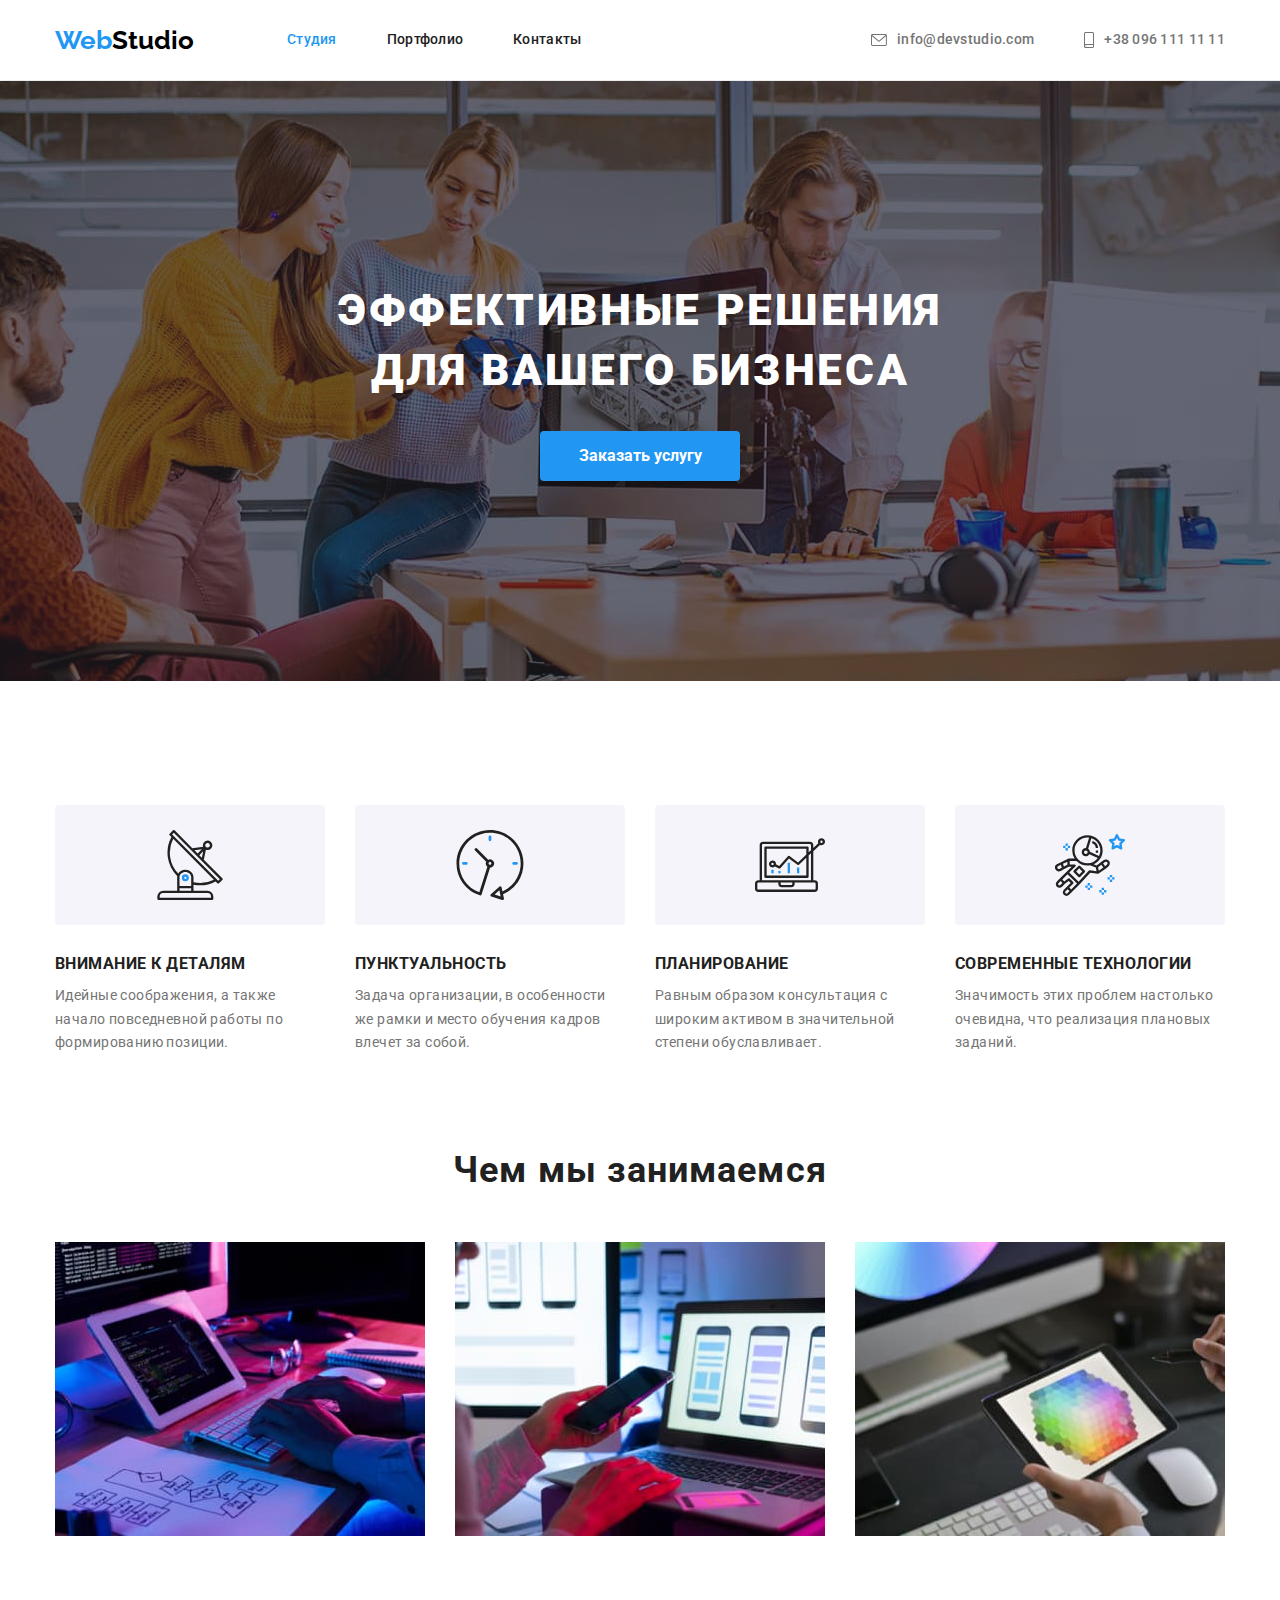
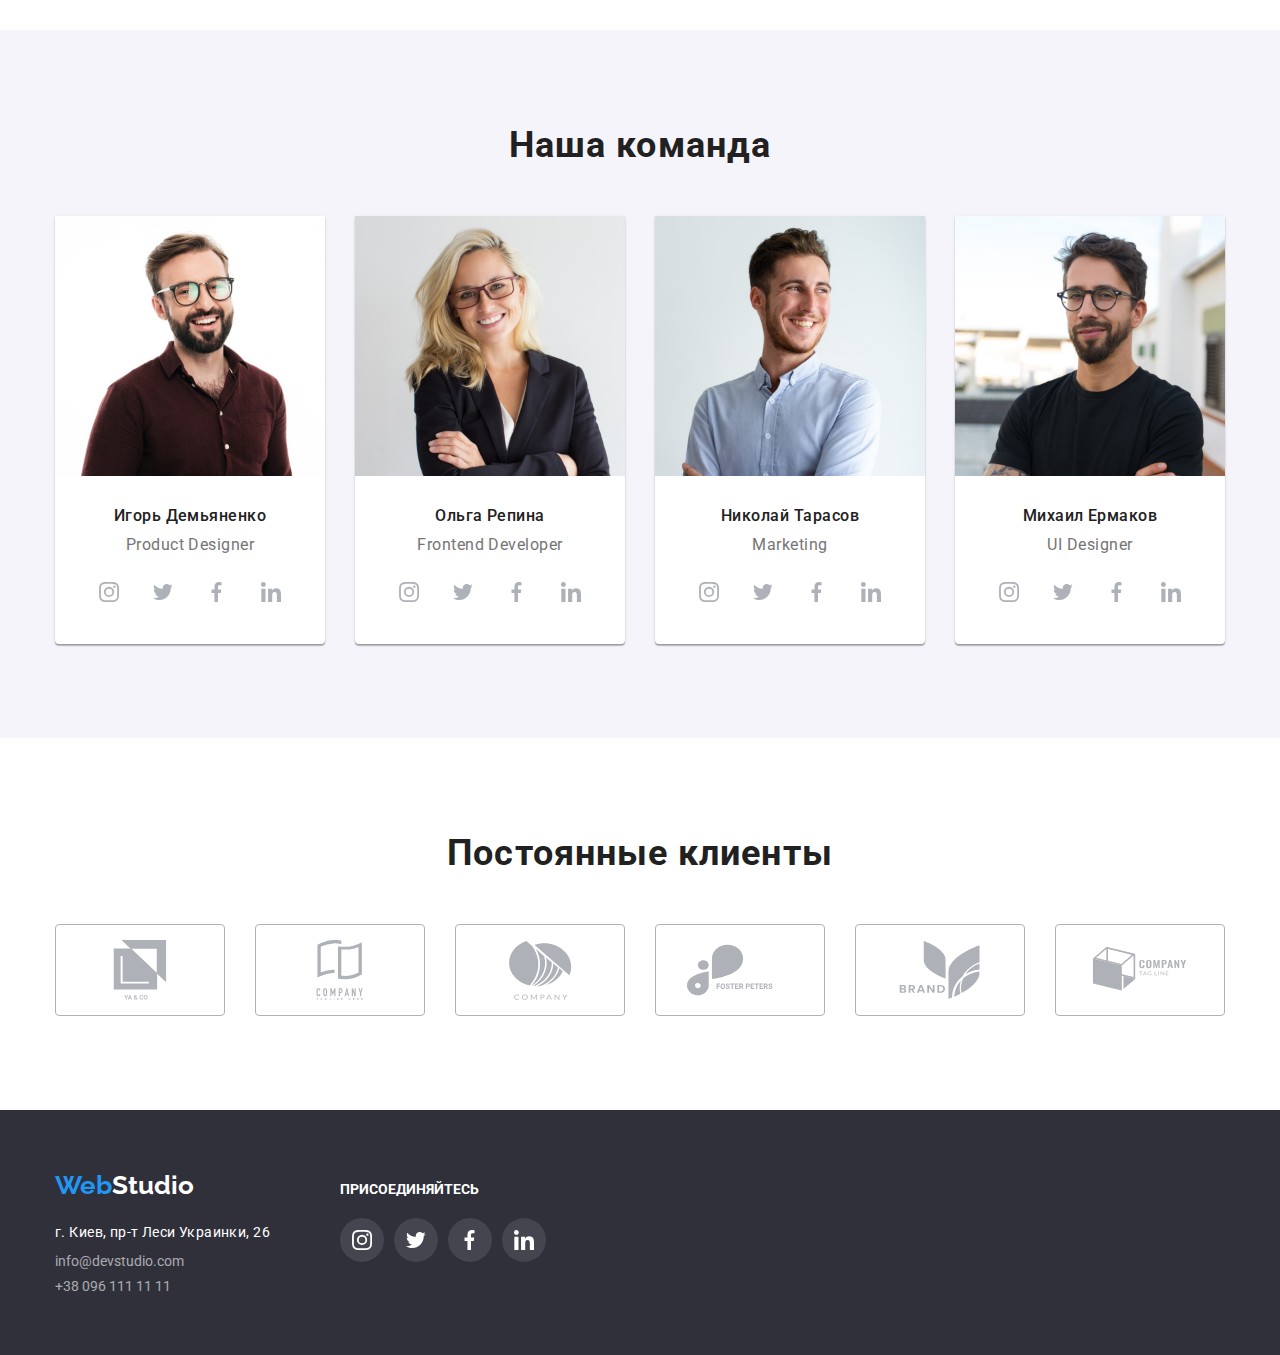
<file: index.html>
<!DOCTYPE html>
<html lang="ru">
  <head>
    <link
      rel="stylesheet"
      href="https://cdn.jsdelivr.net/npm/modern-normalize@1.1.0/modern-normalize.css"
    />
    <link rel="preconnect" href="https://fonts.googleapis.com" />
    <link rel="preconnect" href="https://fonts.gstatic.com" crossorigin />
    <link
      href="https://fonts.googleapis.com/css2?family=Raleway:wght@700&family=Roboto:wght@400;500;700;900&display=swap"
      rel="stylesheet"
    />
    <meta charset="UTF-8" />
    <meta http-equiv="X-UA-Compatible" content="IE=edge" />
    <meta name="viewport" content="width=device-width, initial-scale=1.0" />
    <title>Студия</title>
    <link rel="stylesheet" href="./css/style.css" />
  </head>
  <body>
    <!--Шапка-->
    <header class="header-page">
      <div class="container main-nav">
        <a class="logo" href="./index.html"
          >Web<span class="logo-black">Studio</span></a
        >
        <nav class="nav">
          <ul class="site-nav">
            <li class="item">
              <a class="site-nav-link current" href="./index.html">Студия</a>
            </li>
            <li class="item">
              <a class="site-nav-link" href="./portfolio.html">Портфолио</a>
            </li>
            <li class="item"><a class="site-nav-link" href="">Контакты</a></li>
          </ul>
        </nav>
        <ul class="header-contacts">
          <li class="header-contacts-item">
            <a class="header-contacts-link" href="maito:info@devstudio.com"
              ><svg class="icon-mail" width="16" height="12">
                <use href="./image/icon.svg#icon-mail"></use>
              </svg>
              info@devstudio.com
            </a>
          </li>
          <li class="header-contacts-item">
            <a class="header-contacts-link" href="tel:+380961111111">
              <svg class="icon-smartphone" width="10" height="16">
                <use href="./image/icon.svg#icon-smartphone"></use>
              </svg>
              +38 096 111 11 11
            </a>
          </li>
        </ul>
      </div>
    </header>
    <!--Main-->
    <main>
      <!--Заказ услуг-->
      <section class="order">
        <div class="container">
          <h1 class="hero-title">Эффективные решения для вашего бизнеса</h1>
          <button class="order-btn" type="button">Заказать услугу</button>
        </div>
      </section>
      <!--наше преимущество-->
      <section class="section">
        <div class="container">
          <h2 class="visually-hidden">наше преимущество</h2>
          <ul class="features">
            <li class="features-item">
              <div class="features-icon">
                <svg width="70" height="70">
                  <use href="./image/icon.svg#icon-features1"></use>
                </svg>
              </div>
              <h3 class="features-title">Внимание к деталям</h3>
              <p class="description">
                Идейные соображения, а также начало повседневной работы по
                формированию позиции.
              </p>
            </li>
            <li class="features-item">
              <div class="features-icon">
                <svg width="70" height="70">
                  <use href="./image/icon.svg#icon-features2"></use>
                </svg>
              </div>
              <h3 class="features-title">Пунктуальность</h3>
              <p class="description">
                Задача организации, в особенности же рамки и место обучения
                кадров влечет за собой.
              </p>
            </li>
            <li class="features-item">
              <div class="features-icon">
                <svg width="70" height="70">
                  <use href="./image/icon.svg#icon-features3"></use>
                </svg>
              </div>
              <h3 class="features-title">Планирование</h3>
              <p class="description">
                Равным образом консультация с широким активом в значительной
                степени обуславливает.
              </p>
            </li>
            <li class="features-item">
              <div class="features-icon">
                <svg width="70" height="70">
                  <use href="./image/icon.svg#icon-features4"></use>
                </svg>
              </div>
              <h3 class="features-title">Современные технологии</h3>
              <p class="description">
                Значимость этих проблем настолько очевидна, что реализация
                плановых заданий.
              </p>
            </li>
          </ul>
        </div>
      </section>
      <!--Чем мы занимаемся-->
      <section class="section work-section">
        <div class="container">
          <h2 class="section-title">Чем мы занимаемся</h2>
          <ul class="work">
            <li class="work-item">
              <img
                src="./image/box1.jpg"
                alt="Ноутбук"
                width="370"
                height="294"
              />
            </li>
            <li class="work-item">
              <img
                src="./image/box2.jpg"
                alt="Телефон"
                width="370"
                height="294"
              />
            </li>
            <li class="work-item">
              <img
                src="./image/box3.jpg"
                alt="Планшет"
                width="370"
                height="294"
              />
            </li>
          </ul>
        </div>
      </section>
      <!--Наша команда-->
      <section class="section section-team">
        <div class="container">
          <h2 class="section-title">Наша команда</h2>
          <ul class="team">
            <li class="team-item">
              <img
                src="./image/igor.jpg"
                alt="Игорь Демьяненко"
                width="270"
                height="260"
              />
              <div class="team-container">
                <h3 class="team-title">Игорь Демьяненко</h3>
                <p class="team-profession">Product Designer</p>
                <ul class="icon-list">
                  <li class="icon-item">
                    <a class="icon-link" href="">
                      <svg class="icon" width="20" height="20">
                        <use href="./image/icon.svg#icon-instagram"></use>
                      </svg>
                    </a>
                  </li>
                  <li class="icon-item">
                    <a class="icon-link" href="">
                      <svg class="icon" width="20" height="20">
                        <use href="./image/icon.svg#icon-twiter"></use>
                      </svg>
                    </a>
                  </li>
                  <li class="icon-item">
                    <a class="icon-link" href="">
                      <svg class="icon" width="20" height="20">
                        <use href="./image/icon.svg#icon-facebook"></use>
                      </svg>
                    </a>
                  </li>
                  <li class="icon-item">
                    <a class="icon-link" href="">
                      <svg class="icon" width="20" height="20">
                        <use href="./image/icon.svg#icon-linkedin"></use>
                      </svg>
                    </a>
                  </li>
                </ul>
              </div>
            </li>
            <li class="team-item">
              <img
                src="./image/olga.jpg"
                alt="Ольга Репина"
                width="270"
                height="260"
              />
              <div class="team-container">
                <h3 class="team-title">Ольга Репина</h3>
                <p class="team-profession">Frontend Developer</p>
                <ul class="icon-list">
                  <li class="icon-item">
                    <a class="icon-link" href="">
                      <svg class="icon" width="20" height="20">
                        <use href="./image/icon.svg#icon-instagram"></use>
                      </svg>
                    </a>
                  </li>
                  <li class="icon-item">
                    <a class="icon-link" href="">
                      <svg class="icon" width="20" height="20">
                        <use href="./image/icon.svg#icon-twiter"></use>
                      </svg>
                    </a>
                  </li>
                  <li class="icon-item">
                    <a class="icon-link" href="">
                      <svg class="icon" width="20" height="20">
                        <use href="./image/icon.svg#icon-facebook"></use>
                      </svg>
                    </a>
                  </li>
                  <li class="icon-item">
                    <a class="icon-link" href="">
                      <svg class="icon" width="20" height="20">
                        <use href="./image/icon.svg#icon-linkedin"></use>
                      </svg>
                    </a>
                  </li>
                </ul>
              </div>
            </li>
            <li class="team-item">
              <img
                src="./image/nikolaj.jpg"
                alt="Николай Тарасов"
                width="270"
                height="260"
              />
              <div class="team-container">
                <h3 class="team-title">Николай Тарасов</h3>
                <p class="team-profession">Marketing</p>
                <ul class="icon-list">
                  <li class="icon-item">
                    <a class="icon-link" href="">
                      <svg class="icon" width="20" height="20">
                        <use href="./image/icon.svg#icon-instagram"></use>
                      </svg>
                    </a>
                  </li>
                  <li class="icon-item">
                    <a class="icon-link" href="">
                      <svg class="icon" width="20" height="20">
                        <use href="./image/icon.svg#icon-twiter"></use>
                      </svg>
                    </a>
                  </li>
                  <li class="icon-item">
                    <a class="icon-link" href="">
                      <svg class="icon" width="20" height="20">
                        <use href="./image/icon.svg#icon-facebook"></use>
                      </svg>
                    </a>
                  </li>
                  <li class="icon-item">
                    <a class="icon-link" href="">
                      <svg class="icon" width="20" height="20">
                        <use href="./image/icon.svg#icon-linkedin"></use>
                      </svg>
                    </a>
                  </li>
                </ul>
              </div>
            </li>
            <li class="team-item">
              <img
                src="./image/misha.jpg"
                alt="Михаил Ермаков"
                width="270"
                height="260"
              />
              <div class="team-container">
                <h3 class="team-title">Михаил Ермаков</h3>
                <p class="team-profession">UI Designer</p>
                <ul class="icon-list">
                  <li class="icon-item">
                    <a class="icon-link" href="">
                      <svg class="icon" width="20" height="20">
                        <use href="./image/icon.svg#icon-instagram"></use>
                      </svg>
                    </a>
                  </li>
                  <li class="icon-item">
                    <a class="icon-link" href="">
                      <svg class="icon" width="20" height="20">
                        <use href="./image/icon.svg#icon-twiter"></use>
                      </svg>
                    </a>
                  </li>
                  <li class="icon-item">
                    <a class="icon-link" href="">
                      <svg class="icon" width="20" height="20">
                        <use href="./image/icon.svg#icon-facebook"></use>
                      </svg>
                    </a>
                  </li>
                  <li class="icon-item">
                    <a class="icon-link" href="">
                      <svg class="icon" width="20" height="20">
                        <use href="./image/icon.svg#icon-linkedin"></use>
                      </svg>
                    </a>
                  </li>
                </ul>
              </div>
            </li>
          </ul>
        </div>
      </section>
      <!-- Постоянные клиенты -->
      <section class="section">
        <div class="container">
          <h2 class="section-title">Постоянные клиенты</h2>
          <ul class="klient-list">
            <li class="klient-item">
              <a class="klient-link" href=""
                ><svg width="106" height="60">
                  <use href="./image/icon.svg#icon-client1"></use>
                </svg>
              </a>
            </li>
            <li class="klient-item">
              <a class="klient-link" href=""
                ><svg width="106" height="60">
                  <use href="./image/icon.svg#icon-client2"></use>
                </svg>
              </a>
            </li>
            <li class="klient-item">
              <a class="klient-link" href=""
                ><svg width="106" height="60">
                  <use href="./image/icon.svg#icon-client3"></use>
                </svg>
              </a>
            </li>
            <li class="klient-item">
              <a class="klient-link" href=""
                ><svg width="106" height="60">
                  <use href="./image/icon.svg#icon-client4"></use>
                </svg>
              </a>
            </li>
            <li class="klient-item">
              <a class="klient-link" href=""
                ><svg width="106" height="60">
                  <use href="./image/icon.svg#icon-client5"></use>
                </svg>
              </a>
            </li>
            <li class="klient-item">
              <a class="klient-link" href=""
                ><svg width="106" height="60">
                  <use href="./image/icon.svg#icon-client6"></use>
                </svg>
              </a>
            </li>
          </ul>
        </div>
      </section>
    </main>
    <!--Футер-->
    <footer class="footer">
      <div class="container footer-block">
        <div class="footer-address">
          <a class="logo" href="./index.html"
            >Web<span class="logo-white">Studio</span></a
          >
          <address class="address">
            <ul class="address-list">
              <li class="address-item">
                <a class="address-a" href="">г. Киев, пр-т Леси Украинки, 26</a>
              </li>
              <li class="address-item">
                <a class="contacts-a" href="maito:info@devstudio.com"
                  >info@devstudio.com</a
                >
              </li>
              <li class="address-item">
                <a class="contacts-a" href="tel:+380961111111"
                  >+38 096 111 11 11</a
                >
              </li>
            </ul>
          </address>
        </div>
        <div class="footer-social">
          <strong class="strong">ПРИСОЕДИНЯЙТЕСЬ</strong>
          <ul class="footer-list">
            <li class="footer-item">
              <a class="footer-soc-link" href="">
                <svg width="20" height="20">
                  <use href="./image/icon.svg#icon-instagram"></use>
                </svg>
              </a>
            </li>
            <li class="footer-item">
              <a class="footer-soc-link" href="">
                <svg width="20" height="20">
                  <use href="./image/icon.svg#icon-twiter"></use>
                </svg>
              </a>
            </li>
            <li class="footer-item">
              <a class="footer-soc-link" href="">
                <svg width="20" height="20">
                  <use href="./image/icon.svg#icon-facebook"></use>
                </svg>
              </a>
            </li>
            <li class="footer-item">
              <a class="footer-soc-link" href="">
                <svg width="20" height="20">
                  <use href="./image/icon.svg#icon-linkedin"></use>
                </svg>
              </a>
            </li>
          </ul>
        </div>
      </div>
    </footer>
  </body>
</html>
</file>
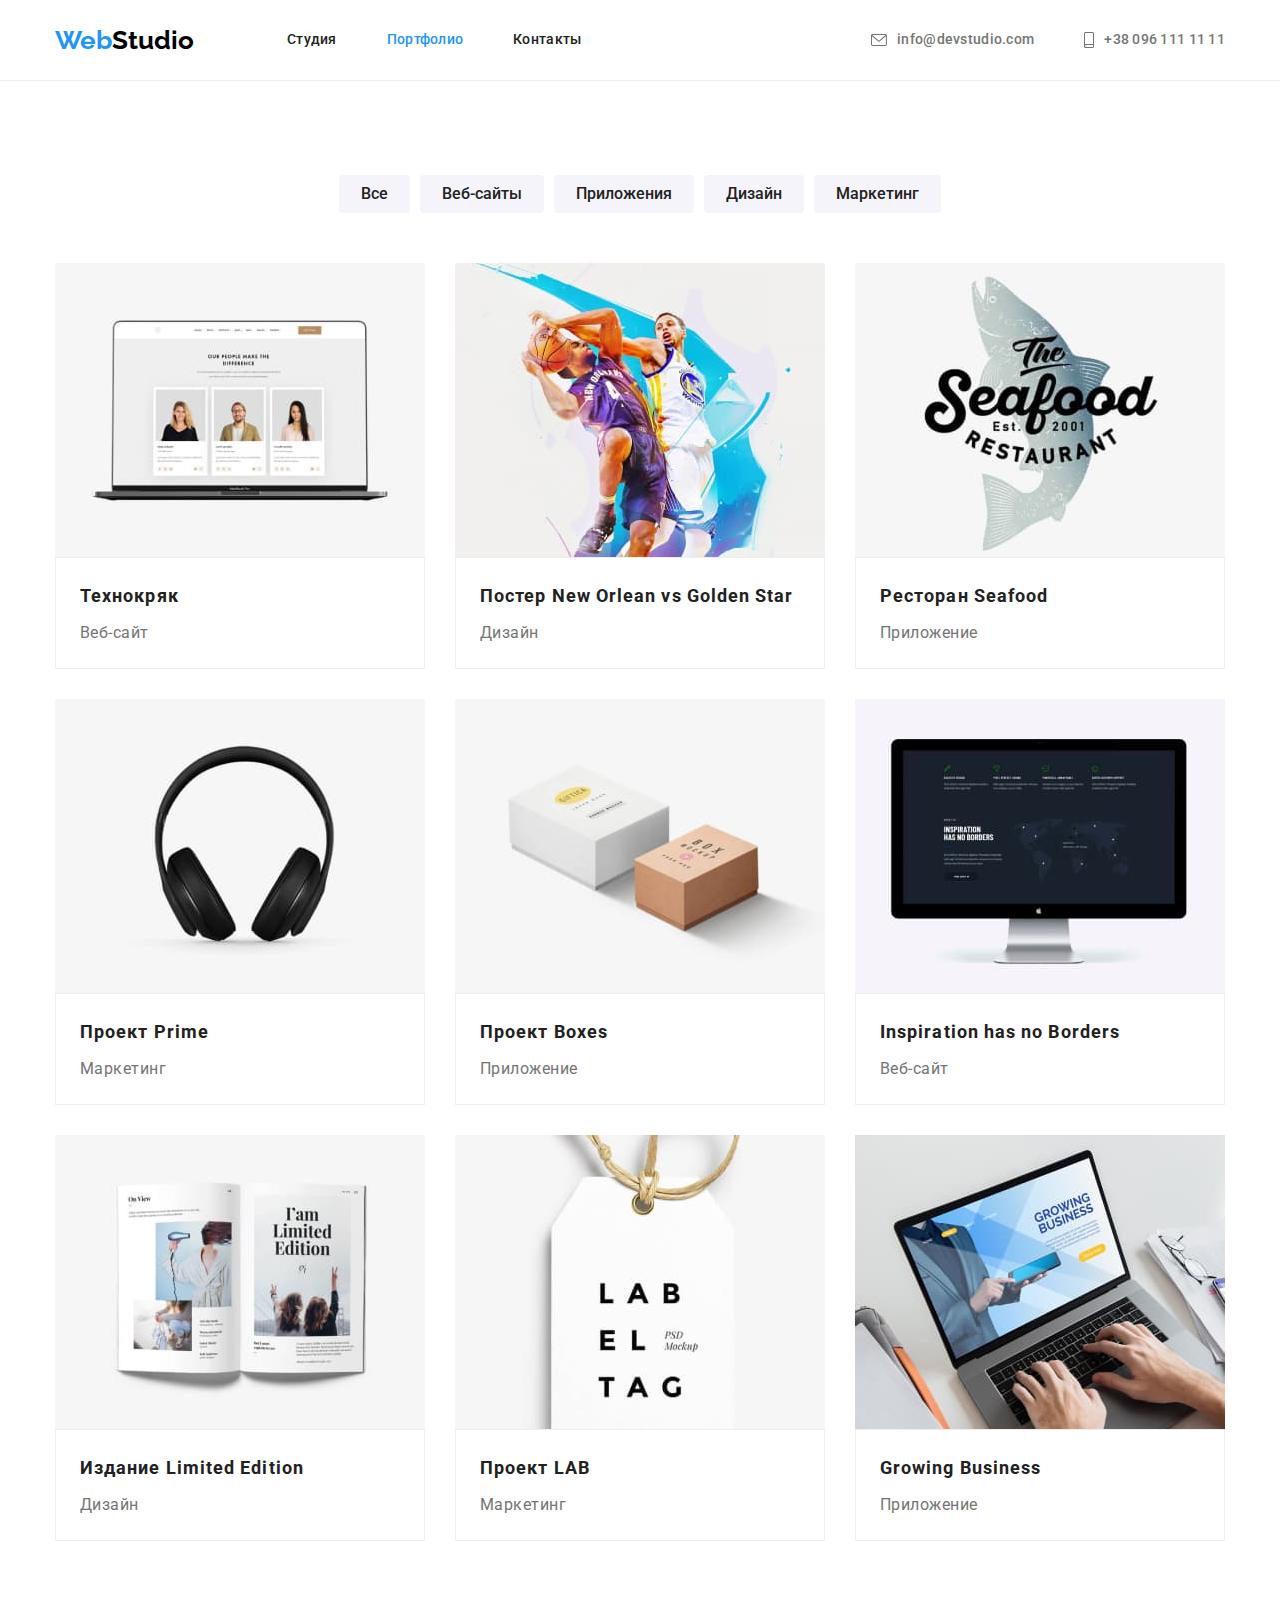
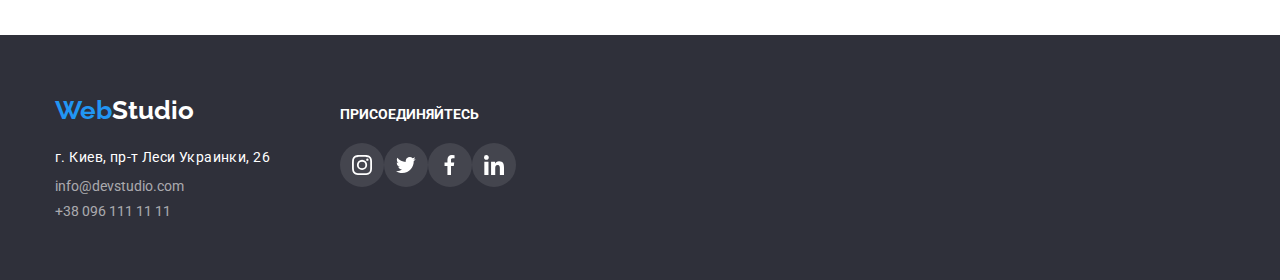
<file: portfolio.html>
<!DOCTYPE html>
<html lang="ru">
  <head>
    <link
      rel="stylesheet"
      href="https://cdn.jsdelivr.net/npm/modern-normalize@1.1.0/modern-normalize.css"
    />
    <link
      rel="stylesheet"
      href="https://cdn.jsdelivr.net/npm/modern-normalize@1.1.0/modern-normalize.css"
    />
    <link rel="preconnect" href="https://fonts.googleapis.com" />
    <link rel="preconnect" href="https://fonts.gstatic.com" crossorigin />
    <link
      href="https://fonts.googleapis.com/css2?family=Raleway:wght@700&family=Roboto:wght@400;500;700;900&display=swap"
      rel="stylesheet"
    />
    <meta charset="UTF-8" />
    <meta http-equiv="X-UA-Compatible" content="IE=edge" />
    <meta name="viewport" content="width=device-width, initial-scale=1.0" />
    <title>Портфолио</title>
    <link rel="stylesheet" href="./css/style.css" />
  </head>
  <body>
    <!--Шапка-->
    <header class="header-page">
      <div class="container main-nav">
        <a class="logo" href="./index.html"
          >Web<span class="logo-black">Studio</span></a
        >
        <nav class="nav">
          <ul class="site-nav">
            <li class="item">
              <a class="site-nav-link" href="./index.html">Студия</a>
            </li>
            <li class="item">
              <a class="site-nav-link current" href="./portfolio.html"
                >Портфолио</a
              >
            </li>
            <li class="item"><a class="site-nav-link" href="">Контакты</a></li>
          </ul>
        </nav>
        <ul class="header-contacts">
          <li class="header-contacts-item">
            <a class="header-contacts-link" href="maito:info@devstudio.com"
              ><svg class="icon-mail" width="16" height="12">
                <use href="./image/icon.svg#icon-mail"></use>
              </svg>
              info@devstudio.com
            </a>
          </li>
          <li class="header-contacts-item">
            <a class="header-contacts-link" href="tel:+380961111111">
              <svg class="icon-smartphone" width="10" height="16">
                <use href="./image/icon.svg#icon-smartphone"></use>
              </svg>
              +38 096 111 11 11
            </a>
          </li>
        </ul>
      </div>
    </header>
    <!--Main-->
    <main>
      <!--Навигация-->
      <section class="section">
        <div class="container">
          <h1 class="visually-hidden">Портфоліо</h1>
          <ul class="navigation">
            <li class="navigation-space">
              <button class="navigation-btn" type="button">Все</button>
            </li>
            <li class="navigation-space">
              <button class="navigation-btn" type="button">Веб-сайты</button>
            </li>
            <li class="navigation-space">
              <button class="navigation-btn" type="button">Приложения</button>
            </li>
            <li class="navigation-space">
              <button class="navigation-btn" type="button">Дизайн</button>
            </li>
            <li class="navigation-space">
              <button class="navigation-btn" type="button">Маркетинг</button>
            </li>
          </ul>
          <ul class="services">
            <li class="services-item">
              <a class="services-link" href="">
                <img
                  src="./image/portfolio/techno.jpg"
                  alt="Технокряк"
                  width="370"
                />
                <div class="services-content">
                  <h2 class="title-portfolio">Технокряк</h2>
                  <p class="portfolio-services">Веб-сайт</p>
                </div>
              </a>
            </li>
            <li class="services-item">
              <a class="services-link" href="">
                <img
                  src="./image/portfolio/Poster.jpg"
                  alt="Постер"
                  width="370"
                />
                <div class="services-content">
                  <h3 class="title-portfolio">
                    Постер New Orlean vs Golden Star
                  </h3>
                  <p class="portfolio-services">Дизайн</p>
                </div>
              </a>
            </li>
            <li class="services-item">
              <a class="services-link" href=""
                ><img
                  src="./image/portfolio/seafood.jpg"
                  alt="Ресторан"
                  width="370"
                />
                <div class="services-content">
                  <h2 class="title-portfolio">Ресторан Seafood</h2>
                  <p class="portfolio-services">Приложение</p>
                </div>
              </a>
            </li>

            <li class="services-item">
              <a class="services-link" href="">
                <img
                  src="./image/portfolio/prime.jpg"
                  alt="Наушники"
                  width="370"
                />
                <div class="services-content">
                  <h2 class="title-portfolio">Проект Prime</h2>
                  <p class="portfolio-services">Маркетинг</p>
                </div>
              </a>
            </li>
            <li class="services-item">
              <a class="services-link" href="">
                <img
                  src="./image/portfolio/boxes.jpg"
                  alt="Коробка"
                  width="370"
                />
                <div class="services-content">
                  <h2 class="title-portfolio">Проект Boxes</h2>
                  <p class="portfolio-services">Приложение</p>
                </div>
              </a>
            </li>
            <li class="services-item">
              <a class="services-link" href="">
                <img
                  src="./image/portfolio/inspiration.jpg"
                  alt="Компютер"
                  width="370"
                />
                <div class="services-content">
                  <h2 class="title-portfolio">Inspiration has no Borders</h2>
                  <p class="portfolio-services">Веб-сайт</p>
                </div>
              </a>
            </li>
            <li class="services-item">
              <a class="services-link" href="">
                <img
                  src="./image/portfolio/limited-edition.jpg"
                  alt="Книга"
                  width="370"
                />
                <div class="services-content">
                  <h2 class="title-portfolio">Издание Limited Edition</h2>
                  <p class="portfolio-services">Дизайн</p>
                </div>
              </a>
            </li>
            <li class="services-item">
              <a class="services-link" href="">
                <img src="./image/portfolio/Lab.jpg" alt="Lab" width="370" />
                <div class="services-content">
                  <h2 class="title-portfolio">Проект LAB</h2>
                  <p class="portfolio-services">Маркетинг</p>
                </div>
              </a>
            </li>
            <li class="services-item">
              <a class="services-link" href="">
                <img
                  src="./image/portfolio/growing-business.jpg"
                  alt="ноутбук"
                  width="370"
                />
                <div class="services-content">
                  <h2 class="title-portfolio">Growing Business</h2>
                  <p class="portfolio-services">Приложение</p>
                </div>
              </a>
            </li>
          </ul>
        </div>
      </section>
    </main>
    <!--Футер-->
    <footer class="footer">
      <div class="container footer-block">
        <div class="footer-address">
          <a class="logo" href="./index.html"
            >Web<span class="logo-white">Studio</span></a
          >
          <address class="address">
            <ul class="address-list">
              <li class="address-item">
                <a class="address-a" href="">г. Киев, пр-т Леси Украинки, 26</a>
              </li>
              <li class="address-item">
                <a class="contacts-a" href="maito:info@devstudio.com"
                  >info@devstudio.com</a
                >
              </li>
              <li class="address-item">
                <a class="contacts-a" href="tel:+380961111111"
                  >+38 096 111 11 11</a
                >
              </li>
            </ul>
          </address>
        </div>
        <div class="footer-social">
          <strong class="strong">ПРИСОЕДИНЯЙТЕСЬ</strong>
          <ul class="footer-list">
            <li>
              <a class="footer-soc-link" href="">
                <svg width="20" height="20">
                  <use href="./image/icon.svg#icon-instagram"></use>
                </svg>
              </a>
            </li>
            <li>
              <a class="footer-soc-link" href="">
                <svg width="20" height="20">
                  <use href="./image/icon.svg#icon-twiter"></use>
                </svg>
              </a>
            </li>
            <li>
              <a class="footer-soc-link" href="">
                <svg width="20" height="20">
                  <use href="./image/icon.svg#icon-facebook"></use>
                </svg>
              </a>
            </li>
            <li>
              <a class="footer-soc-link" href="">
                <svg width="20" height="20">
                  <use href="./image/icon.svg#icon-linkedin"></use>
                </svg>
              </a>
            </li>
          </ul>
        </div>
      </div>
    </footer>
  </body>
</html>
</file>
<file: css/style.css>
:root {
  --primary-text-color: #757575;
  --title-text-color: #212121;
  --accent-color: #2196f3;
  --primary-white-color: #ffffff;
  --background-color-secondary: #2f303a;
  --bachgroun-button-portfolio: #f5f4fa;
  --section-services-gap: 30px;
  --icon-background: #afb1b8;
}
body {
  font-family: Roboto, sans-serif;
  font-size: 14px;
  line-height: 1.14;

  color: var(--primary-text-color);
  background-color: var(--primary-white-color);
}
h1,
h2,
h3,
h4,
ul,
li,
p {
  margin-top: 0px;
  margin-bottom: 0px;
}
img {
  display: block;
  max-width: 100%;
  height: auto;
}
a {
  text-decoration: none;
}
ul {
  list-style: none;
  padding: 0px;
  margin: 0px;
}

.container {
  width: 1200px;
  margin: 0px auto;
  padding: 0px 15px;
}
.section {
  padding-top: 94px;
  padding-bottom: 94px;
}
.header-page {
  border-bottom-width: 1px;
  border-bottom-style: solid;
  border-bottom-color: #ececec;
}
.main-nav {
  display: flex;
  align-items: center;
  justify-content: flex-start;
}

.logo {
  color: var(--accent-color);
  font-family: Raleway, sans-serif;
  font-weight: 700;
  font-size: 26px;
  line-height: 1.19;
}
.logo-black {
  color: #000000;
}
.logo-white {
  color: var(--primary-white-color);
}

/* ---------site nav--------- */
.nav {
  margin-left: 93px;
}
.site-nav {
  display: flex;
}
.site-nav .item:not(:last-child) {
  margin-right: 50px;
}
.site-nav-link {
  display: block;
  padding-top: 32px;
  padding-bottom: 32px;

  color: var(--title-text-color);
  font-weight: 500;
  letter-spacing: 0.02em;
}
.site-nav-link:hover,
.site-nav-link:focus {
  color: var(--accent-color);
}

.site-nav-link.current {
  color: var(--accent-color);
}
/* -----------ICON------------ */
.icon-mail,
.icon-smartphone {
  fill: currentColor;
  margin-right: 10px;
}
.icon-list {
  display: flex;
  justify-content: center;
  margin-top: 16px;
}
.icon-item:not(:last-child) {
  margin-right: 10px;
}
.icon-link {
  display: flex;
  justify-content: center;
  align-items: center;
  /* margin-top: 10px; */
  border-radius: 22px;
  height: 44px;
  width: 44px;
  background-color: var(--primary-white-color);
  fill: var(--icon-background);
}

.icon-link:hover,
.icon-link:focus {
  fill: var(--primary-white-color);
  background-color: var(--accent-color);
}

/* Header contacts */
.header-contacts {
  display: flex;
  align-items: center;
  margin-left: auto;
}

.header-contacts-item:not(:first-child) {
  margin-left: 50px;
}
.header-contacts-link {
  display: flex;
  align-items: center;
  color: var(--primary-text-color);
  font-weight: 500;
  letter-spacing: 0.02em;
}
.header-contacts-link:hover,
.header-contacts-link:focus {
  color: var(--accent-color);
}

/* Заказ услуг */
.order {
  max-width: 1600px;
  height: 600px;
  margin-left: auto;
  margin-right: auto;
  background-image: linear-gradient(
      to right,
      rgba(47, 48, 58, 0.4),
      rgba(47, 48, 58, 0.4)
    ),
    url(../image/hero.jpg);

  background-size: cover;
  background-repeat: no-repeat;
  background-position: center;

  text-align: center;
  padding-top: 200px;
  padding-bottom: 200px;
}

.hero-title {
  margin-left: auto;
  margin-right: auto;
  width: 696px;
  font-weight: 900;
  font-size: 44px;
  line-height: 1.36;
  letter-spacing: 0.06em;
  text-transform: uppercase;
  color: var(--primary-white-color);
}

.order-btn {
  background: var(--accent-color);
  width: 200px;
  height: 50px;
  box-shadow: 0px 4px 4px rgba(0, 0, 0, 0.15);
  border-radius: 4px;
  border: none;
  cursor: pointer;
  color: var(--primary-white-color);
  font-weight: 700;
  font-size: 16px;
  line-height: 30px;
  margin-top: 30px;
}

/*------------ наше преимущество------ */
.visually-hidden {
  position: absolute;
  width: 1px;
  height: 1px;
  margin: -1px;
  padding: 0;
  overflow: hidden;
  border: 0;
  clip: rect(0 0 0 0);
}
.section-title {
  color: var(--title-text-color);
  font-weight: 700;
  font-size: 36px;
  line-height: 1.17;
  text-align: center;
  letter-spacing: 0.03em;
  margin-bottom: 50px;
}

.features-icon {
  display: flex;
  justify-content: center;
  align-items: center;
  border-radius: 4px;
  background-color: var(--bachgroun-button-portfolio);
  width: 270px;
  height: 120px;
  margin-bottom: 30px;
}

.features {
  display: flex;
  margin-top: var(--section-services-gap);
}
.features-item {
  flex-basis: calc(100% / 4);
}

.features-item:not(:last-child) {
  margin-right: var(--section-services-gap);
}
.features-title {
  color: var(--title-text-color);
  font-weight: 700;
  letter-spacing: 0.03em;
  text-transform: uppercase;
}
.description {
  line-height: 1.71;
  letter-spacing: 0.03em;
  margin-top: 10px;
}
/* Чем мы занимаемся */
.work-section {
  padding-top: 0px;
}
.work {
  display: flex;
}
.work-item:not(:last-child) {
  margin-right: 30px;
}

/* Наша команда */
.section-team {
  padding: 94px 0px;
  background: var(--bachgroun-button-portfolio);
}
.team {
  display: flex;
}
.team-item:not(:last-child) {
  margin-right: 30px;
}

.team-item {
  background: var(--primary-white-color);
  box-shadow: 0px 1px 3px rgba(0, 0, 0, 0.12), 0px 1px 1px rgba(0, 0, 0, 0.14),
    0px 2px 1px rgba(0, 0, 0, 0.2);
  border-radius: 0px 0px 4px 4px;
}

.team-container {
  padding-top: 30px;
  padding-bottom: 30px;
}
.team-title {
  color: var(--title-text-color);
  font-weight: 500;
  font-size: 16px;
  line-height: 1.19;
  text-align: center;
  letter-spacing: 0.03em;
}
.team-profession {
  font-size: 16px;
  line-height: 1.19;
  text-align: center;
  letter-spacing: 0.03em;

  margin-top: 10px;
}
/*--------Постоянные клиенты--------  */
.klient-list {
  display: flex;
  justify-content: center;
}
.klient-item:not(:last-child) {
  margin-right: 30px;
}
.klient-link {
  display: flex;
  justify-content: center;
  align-items: center;
  width: 170px;
  height: 92px;
  border: 1px solid var(--icon-background);
  border-radius: 4px;
  color: var(--icon-background);
  fill: currentColor;
}
.klient-link:focus,
.klient-link:hover {
  fill: var(--accent-color);
  border-color: var(--accent-color);
}
/* ----------------Футер---------- */
.footer {
  padding-top: 60px;
  padding-bottom: 60px;
  background-color: var(--background-color-secondary);
}
.footer-block {
  display: flex;
  align-items: baseline;
}
.footer-address {
  margin-right: 70px;
}
.strong {
  color: var(--primary-white-color);
}
.footer-list {
  display: flex;
  margin-top: 20px;
}
.footer-item:not(:last-child) {
  margin-right: 10px;
}

.footer-soc-link {
  display: flex;
  justify-content: center;
  align-items: center;
  border-radius: 22px;
  height: 44px;
  width: 44px;
  fill: var(--primary-white-color);
  background-color: rgba(255, 255, 255, 0.1);
}

.footer-soc-link:hover,
.footer-soc-link:focus {
  background-color: var(--accent-color);
}

.address {
  margin-top: 20px;
  font-style: inherit;
}
.address-list {
}
.address-item:not(:first-child) {
  margin-top: 9px;
}
.address-a {
  line-height: 1.71;
  letter-spacing: 0.03em;
  color: var(--primary-white-color);
}
.contacts-a {
  color: rgba(255, 255, 255, 0.6);
  font-style: normal;
}

/* Portfolio */

.navigation {
  display: flex;
  justify-content: center;
  margin-bottom: 50px;
}

.navigation-btn {
  padding: 6px 22px;
  font-weight: 500;
  font-size: 16px;
  line-height: 1.62;
  color: var(--title-text-color);
  background: var(--bachgroun-button-portfolio);
  border: none;
  border-radius: 4px;
  text-align: center;
  cursor: pointer;
}

.navigation-btn:focus,
.navigation-btn:hover {
  background-color: var(--accent-color);
  color: var(--primary-white-color);
  box-shadow: 0px 3px 1px rgba(0, 0, 0, 0.1), 0px 1px 2px rgba(0, 0, 0, 0.08),
    0px 2px 2px rgba(0, 0, 0, 0.12);
}
.navigation-space:not(:last-child) {
  margin-right: 10px;
}

.services {
  display: flex;
  flex-wrap: wrap;
  margin-left: calc(-1 * var(--section-services-gap));
  margin-top: calc(-1 * var(--section-services-gap));
  /* filter: drop-shadow(0px 4px 4px rgba(0, 0, 0, 0.25)); */
}

.services-item {
  flex-basis: calc(100% / 3 - var(--section-services-gap));
  margin-left: var(--section-services-gap);
  margin-top: var(--section-services-gap);
}
.services-link {
}
.services-link:hover,
.services-link:focus {
  display: block;
  box-sizing: border-box;
  box-shadow: 0px 1px 1px rgb(0 0 0 / 12%), 0px 4px 4px rgb(0 0 0 / 6%),
    1px 4px 6px rgb(0 0 0 / 16%);
}
.services-content {
  padding: 20px 24px;
  border: 1px solid #eeeeee;
}

.title-portfolio {
  font-weight: 700;
  font-size: 18px;
  line-height: 2;
  letter-spacing: 0.06em;
  color: var(--title-text-color);
}

.portfolio-services {
  font-size: 16px;
  line-height: 1.88;
  letter-spacing: 0.03em;
  margin-top: 4px;
  color: var(--primary-text-color);
}
</file>
